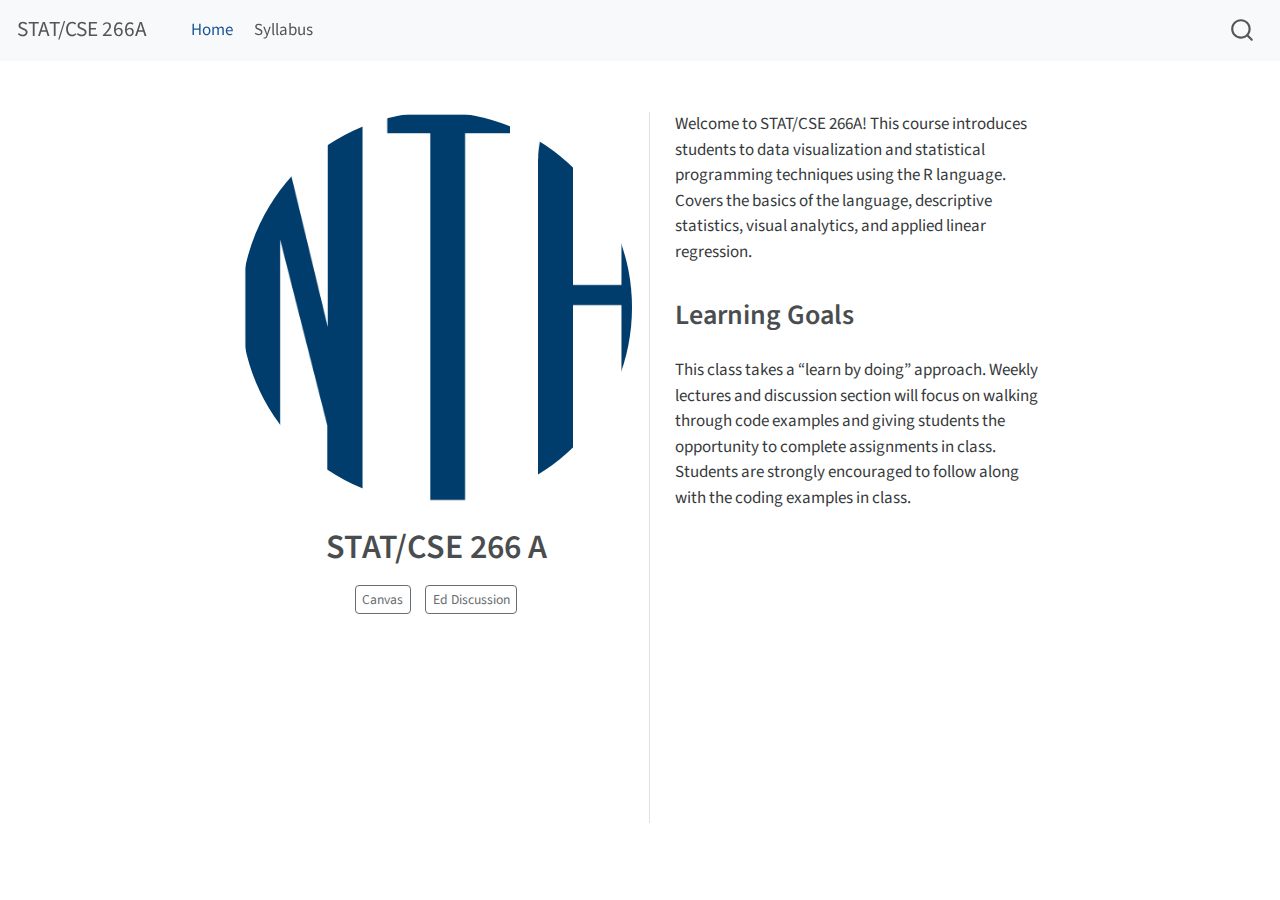
<file: docs/index.html>
<!DOCTYPE html>
<html xmlns="http://www.w3.org/1999/xhtml" lang="en" xml:lang="en"><head>

<meta charset="utf-8">
<meta name="generator" content="quarto-1.3.353">

<meta name="viewport" content="width=device-width, initial-scale=1.0, user-scalable=yes">


<title>STAT/CSE 266A - STAT/CSE 266 A</title>
<style>
code{white-space: pre-wrap;}
span.smallcaps{font-variant: small-caps;}
div.columns{display: flex; gap: min(4vw, 1.5em);}
div.column{flex: auto; overflow-x: auto;}
div.hanging-indent{margin-left: 1.5em; text-indent: -1.5em;}
ul.task-list{list-style: none;}
ul.task-list li input[type="checkbox"] {
  width: 0.8em;
  margin: 0 0.8em 0.2em -1em; /* quarto-specific, see https://github.com/quarto-dev/quarto-cli/issues/4556 */ 
  vertical-align: middle;
}
</style>


<script src="site_libs/quarto-nav/quarto-nav.js"></script>
<script src="site_libs/quarto-nav/headroom.min.js"></script>
<script src="site_libs/clipboard/clipboard.min.js"></script>
<script src="site_libs/quarto-search/autocomplete.umd.js"></script>
<script src="site_libs/quarto-search/fuse.min.js"></script>
<script src="site_libs/quarto-search/quarto-search.js"></script>
<meta name="quarto:offset" content="./">
<script src="site_libs/quarto-html/quarto.js"></script>
<script src="site_libs/quarto-html/popper.min.js"></script>
<script src="site_libs/quarto-html/tippy.umd.min.js"></script>
<link href="site_libs/quarto-html/tippy.css" rel="stylesheet">
<link href="site_libs/quarto-html/quarto-syntax-highlighting.css" rel="stylesheet" id="quarto-text-highlighting-styles">
<script src="site_libs/bootstrap/bootstrap.min.js"></script>
<link href="site_libs/bootstrap/bootstrap-icons.css" rel="stylesheet">
<link href="site_libs/bootstrap/bootstrap.min.css" rel="stylesheet" id="quarto-bootstrap" data-mode="light">
<script id="quarto-search-options" type="application/json">{
  "location": "navbar",
  "copy-button": false,
  "collapse-after": 3,
  "panel-placement": "end",
  "type": "overlay",
  "limit": 20,
  "language": {
    "search-no-results-text": "No results",
    "search-matching-documents-text": "matching documents",
    "search-copy-link-title": "Copy link to search",
    "search-hide-matches-text": "Hide additional matches",
    "search-more-match-text": "more match in this document",
    "search-more-matches-text": "more matches in this document",
    "search-clear-button-title": "Clear",
    "search-detached-cancel-button-title": "Cancel",
    "search-submit-button-title": "Submit"
  }
}</script>


<link rel="stylesheet" href="styles.css">
</head>

<body class="nav-fixed fullcontent">

<div id="quarto-search-results"></div>
  <header id="quarto-header" class="headroom fixed-top">
    <nav class="navbar navbar-expand-lg navbar-dark ">
      <div class="navbar-container container-fluid">
      <div class="navbar-brand-container">
    <a class="navbar-brand" href="./index.html">
    <span class="navbar-title">STAT/CSE 266A</span>
    </a>
  </div>
            <div id="quarto-search" class="" title="Search"></div>
          <button class="navbar-toggler" type="button" data-bs-toggle="collapse" data-bs-target="#navbarCollapse" aria-controls="navbarCollapse" aria-expanded="false" aria-label="Toggle navigation" onclick="if (window.quartoToggleHeadroom) { window.quartoToggleHeadroom(); }">
  <span class="navbar-toggler-icon"></span>
</button>
          <div class="collapse navbar-collapse" id="navbarCollapse">
            <ul class="navbar-nav navbar-nav-scroll me-auto">
  <li class="nav-item">
    <a class="nav-link active" href="./index.html" rel="" target="" aria-current="page">
 <span class="menu-text">Home</span></a>
  </li>  
  <li class="nav-item">
    <a class="nav-link" href="./about.html" rel="" target="">
 <span class="menu-text">Syllabus</span></a>
  </li>  
</ul>
            <div class="quarto-navbar-tools ms-auto">
</div>
          </div> <!-- /navcollapse -->
      </div> <!-- /container-fluid -->
    </nav>
</header>
<!-- content -->
<div id="quarto-content" class="quarto-container page-columns page-rows-contents page-layout-article page-navbar">
<!-- sidebar -->
<!-- margin-sidebar -->
    
<!-- main -->
<div class="quarto-about-trestles">
  <div class="about-entity">
    <img src="img/ucsc.png" class="about-image
  round " style="height: 23em; width: 23em;">
<header id="title-block-header" class="quarto-title-block default">
<div class="quarto-title">
<h1 class="title">STAT/CSE 266 A</h1>
</div>
<div class="quarto-title-meta">
  </div>
</header>
    <div class="about-links">
  <a href="https://canvas.ucsc.edu/courses/64785" class="about-link" rel="" target="">
     <span class="about-link-text">Canvas</span>
  </a>
  <a href="https://edstem.org/us/courses/42459" class="about-link" rel="" target="">
     <span class="about-link-text">Ed Discussion</span>
  </a>
</div>
  </div>
  <div class="about-contents"><main class="content" id="quarto-document-content">
<p>Welcome to STAT/CSE 266A! This course introduces students to data visualization and statistical programming techniques using the R language. Covers the basics of the language, descriptive statistics, visual analytics, and applied linear regression.</p>
<section id="learning-goals" class="level2">
<h2 data-anchor-id="learning-goals">Learning Goals</h2>
<p>This class takes a “learn by doing” approach. Weekly lectures and discussion section will focus on walking through code examples and giving students the opportunity to complete assignments in class. Students are strongly encouraged to follow along with the coding examples in class.</p>


</section>
</main></div>
</div>
 <!-- /main -->
<script id="quarto-html-after-body" type="application/javascript">
window.document.addEventListener("DOMContentLoaded", function (event) {
  const toggleBodyColorMode = (bsSheetEl) => {
    const mode = bsSheetEl.getAttribute("data-mode");
    const bodyEl = window.document.querySelector("body");
    if (mode === "dark") {
      bodyEl.classList.add("quarto-dark");
      bodyEl.classList.remove("quarto-light");
    } else {
      bodyEl.classList.add("quarto-light");
      bodyEl.classList.remove("quarto-dark");
    }
  }
  const toggleBodyColorPrimary = () => {
    const bsSheetEl = window.document.querySelector("link#quarto-bootstrap");
    if (bsSheetEl) {
      toggleBodyColorMode(bsSheetEl);
    }
  }
  toggleBodyColorPrimary();  
  const isCodeAnnotation = (el) => {
    for (const clz of el.classList) {
      if (clz.startsWith('code-annotation-')) {                     
        return true;
      }
    }
    return false;
  }
  const clipboard = new window.ClipboardJS('.code-copy-button', {
    text: function(trigger) {
      const codeEl = trigger.previousElementSibling.cloneNode(true);
      for (const childEl of codeEl.children) {
        if (isCodeAnnotation(childEl)) {
          childEl.remove();
        }
      }
      return codeEl.innerText;
    }
  });
  clipboard.on('success', function(e) {
    // button target
    const button = e.trigger;
    // don't keep focus
    button.blur();
    // flash "checked"
    button.classList.add('code-copy-button-checked');
    var currentTitle = button.getAttribute("title");
    button.setAttribute("title", "Copied!");
    let tooltip;
    if (window.bootstrap) {
      button.setAttribute("data-bs-toggle", "tooltip");
      button.setAttribute("data-bs-placement", "left");
      button.setAttribute("data-bs-title", "Copied!");
      tooltip = new bootstrap.Tooltip(button, 
        { trigger: "manual", 
          customClass: "code-copy-button-tooltip",
          offset: [0, -8]});
      tooltip.show();    
    }
    setTimeout(function() {
      if (tooltip) {
        tooltip.hide();
        button.removeAttribute("data-bs-title");
        button.removeAttribute("data-bs-toggle");
        button.removeAttribute("data-bs-placement");
      }
      button.setAttribute("title", currentTitle);
      button.classList.remove('code-copy-button-checked');
    }, 1000);
    // clear code selection
    e.clearSelection();
  });
  function tippyHover(el, contentFn) {
    const config = {
      allowHTML: true,
      content: contentFn,
      maxWidth: 500,
      delay: 100,
      arrow: false,
      appendTo: function(el) {
          return el.parentElement;
      },
      interactive: true,
      interactiveBorder: 10,
      theme: 'quarto',
      placement: 'bottom-start'
    };
    window.tippy(el, config); 
  }
  const noterefs = window.document.querySelectorAll('a[role="doc-noteref"]');
  for (var i=0; i<noterefs.length; i++) {
    const ref = noterefs[i];
    tippyHover(ref, function() {
      // use id or data attribute instead here
      let href = ref.getAttribute('data-footnote-href') || ref.getAttribute('href');
      try { href = new URL(href).hash; } catch {}
      const id = href.replace(/^#\/?/, "");
      const note = window.document.getElementById(id);
      return note.innerHTML;
    });
  }
      let selectedAnnoteEl;
      const selectorForAnnotation = ( cell, annotation) => {
        let cellAttr = 'data-code-cell="' + cell + '"';
        let lineAttr = 'data-code-annotation="' +  annotation + '"';
        const selector = 'span[' + cellAttr + '][' + lineAttr + ']';
        return selector;
      }
      const selectCodeLines = (annoteEl) => {
        const doc = window.document;
        const targetCell = annoteEl.getAttribute("data-target-cell");
        const targetAnnotation = annoteEl.getAttribute("data-target-annotation");
        const annoteSpan = window.document.querySelector(selectorForAnnotation(targetCell, targetAnnotation));
        const lines = annoteSpan.getAttribute("data-code-lines").split(",");
        const lineIds = lines.map((line) => {
          return targetCell + "-" + line;
        })
        let top = null;
        let height = null;
        let parent = null;
        if (lineIds.length > 0) {
            //compute the position of the single el (top and bottom and make a div)
            const el = window.document.getElementById(lineIds[0]);
            top = el.offsetTop;
            height = el.offsetHeight;
            parent = el.parentElement.parentElement;
          if (lineIds.length > 1) {
            const lastEl = window.document.getElementById(lineIds[lineIds.length - 1]);
            const bottom = lastEl.offsetTop + lastEl.offsetHeight;
            height = bottom - top;
          }
          if (top !== null && height !== null && parent !== null) {
            // cook up a div (if necessary) and position it 
            let div = window.document.getElementById("code-annotation-line-highlight");
            if (div === null) {
              div = window.document.createElement("div");
              div.setAttribute("id", "code-annotation-line-highlight");
              div.style.position = 'absolute';
              parent.appendChild(div);
            }
            div.style.top = top - 2 + "px";
            div.style.height = height + 4 + "px";
            let gutterDiv = window.document.getElementById("code-annotation-line-highlight-gutter");
            if (gutterDiv === null) {
              gutterDiv = window.document.createElement("div");
              gutterDiv.setAttribute("id", "code-annotation-line-highlight-gutter");
              gutterDiv.style.position = 'absolute';
              const codeCell = window.document.getElementById(targetCell);
              const gutter = codeCell.querySelector('.code-annotation-gutter');
              gutter.appendChild(gutterDiv);
            }
            gutterDiv.style.top = top - 2 + "px";
            gutterDiv.style.height = height + 4 + "px";
          }
          selectedAnnoteEl = annoteEl;
        }
      };
      const unselectCodeLines = () => {
        const elementsIds = ["code-annotation-line-highlight", "code-annotation-line-highlight-gutter"];
        elementsIds.forEach((elId) => {
          const div = window.document.getElementById(elId);
          if (div) {
            div.remove();
          }
        });
        selectedAnnoteEl = undefined;
      };
      // Attach click handler to the DT
      const annoteDls = window.document.querySelectorAll('dt[data-target-cell]');
      for (const annoteDlNode of annoteDls) {
        annoteDlNode.addEventListener('click', (event) => {
          const clickedEl = event.target;
          if (clickedEl !== selectedAnnoteEl) {
            unselectCodeLines();
            const activeEl = window.document.querySelector('dt[data-target-cell].code-annotation-active');
            if (activeEl) {
              activeEl.classList.remove('code-annotation-active');
            }
            selectCodeLines(clickedEl);
            clickedEl.classList.add('code-annotation-active');
          } else {
            // Unselect the line
            unselectCodeLines();
            clickedEl.classList.remove('code-annotation-active');
          }
        });
      }
  const findCites = (el) => {
    const parentEl = el.parentElement;
    if (parentEl) {
      const cites = parentEl.dataset.cites;
      if (cites) {
        return {
          el,
          cites: cites.split(' ')
        };
      } else {
        return findCites(el.parentElement)
      }
    } else {
      return undefined;
    }
  };
  var bibliorefs = window.document.querySelectorAll('a[role="doc-biblioref"]');
  for (var i=0; i<bibliorefs.length; i++) {
    const ref = bibliorefs[i];
    const citeInfo = findCites(ref);
    if (citeInfo) {
      tippyHover(citeInfo.el, function() {
        var popup = window.document.createElement('div');
        citeInfo.cites.forEach(function(cite) {
          var citeDiv = window.document.createElement('div');
          citeDiv.classList.add('hanging-indent');
          citeDiv.classList.add('csl-entry');
          var biblioDiv = window.document.getElementById('ref-' + cite);
          if (biblioDiv) {
            citeDiv.innerHTML = biblioDiv.innerHTML;
          }
          popup.appendChild(citeDiv);
        });
        return popup.innerHTML;
      });
    }
  }
});
</script>
</div> <!-- /content -->



</body></html>
</file>
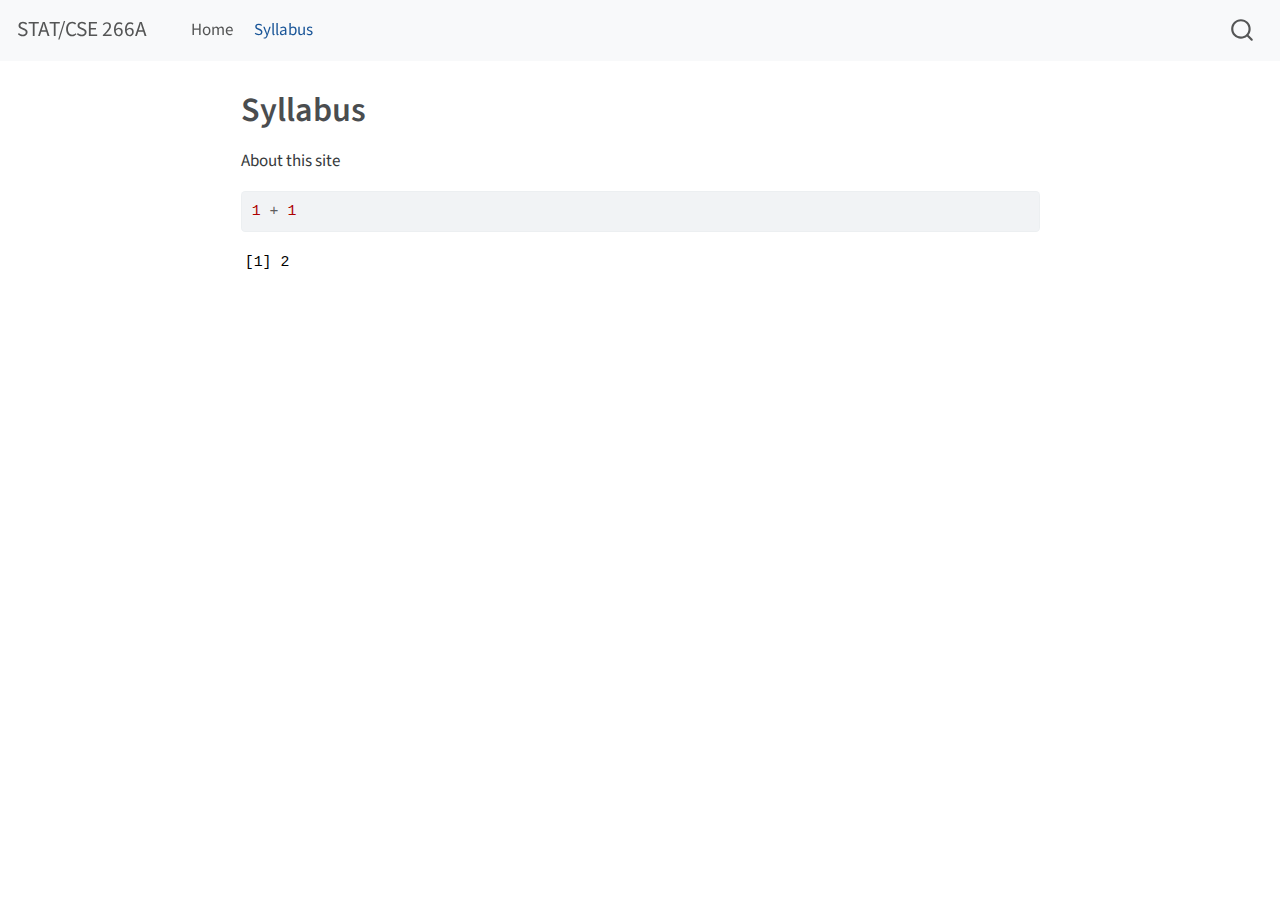
<file: docs/about.html>
<!DOCTYPE html>
<html xmlns="http://www.w3.org/1999/xhtml" lang="en" xml:lang="en"><head>

<meta charset="utf-8">
<meta name="generator" content="quarto-1.3.353">

<meta name="viewport" content="width=device-width, initial-scale=1.0, user-scalable=yes">


<title>STAT/CSE 266A - Syllabus</title>
<style>
code{white-space: pre-wrap;}
span.smallcaps{font-variant: small-caps;}
div.columns{display: flex; gap: min(4vw, 1.5em);}
div.column{flex: auto; overflow-x: auto;}
div.hanging-indent{margin-left: 1.5em; text-indent: -1.5em;}
ul.task-list{list-style: none;}
ul.task-list li input[type="checkbox"] {
  width: 0.8em;
  margin: 0 0.8em 0.2em -1em; /* quarto-specific, see https://github.com/quarto-dev/quarto-cli/issues/4556 */ 
  vertical-align: middle;
}
/* CSS for syntax highlighting */
pre > code.sourceCode { white-space: pre; position: relative; }
pre > code.sourceCode > span { display: inline-block; line-height: 1.25; }
pre > code.sourceCode > span:empty { height: 1.2em; }
.sourceCode { overflow: visible; }
code.sourceCode > span { color: inherit; text-decoration: inherit; }
div.sourceCode { margin: 1em 0; }
pre.sourceCode { margin: 0; }
@media screen {
div.sourceCode { overflow: auto; }
}
@media print {
pre > code.sourceCode { white-space: pre-wrap; }
pre > code.sourceCode > span { text-indent: -5em; padding-left: 5em; }
}
pre.numberSource code
  { counter-reset: source-line 0; }
pre.numberSource code > span
  { position: relative; left: -4em; counter-increment: source-line; }
pre.numberSource code > span > a:first-child::before
  { content: counter(source-line);
    position: relative; left: -1em; text-align: right; vertical-align: baseline;
    border: none; display: inline-block;
    -webkit-touch-callout: none; -webkit-user-select: none;
    -khtml-user-select: none; -moz-user-select: none;
    -ms-user-select: none; user-select: none;
    padding: 0 4px; width: 4em;
  }
pre.numberSource { margin-left: 3em;  padding-left: 4px; }
div.sourceCode
  {   }
@media screen {
pre > code.sourceCode > span > a:first-child::before { text-decoration: underline; }
}
</style>


<script src="site_libs/quarto-nav/quarto-nav.js"></script>
<script src="site_libs/quarto-nav/headroom.min.js"></script>
<script src="site_libs/clipboard/clipboard.min.js"></script>
<script src="site_libs/quarto-search/autocomplete.umd.js"></script>
<script src="site_libs/quarto-search/fuse.min.js"></script>
<script src="site_libs/quarto-search/quarto-search.js"></script>
<meta name="quarto:offset" content="./">
<script src="site_libs/quarto-html/quarto.js"></script>
<script src="site_libs/quarto-html/popper.min.js"></script>
<script src="site_libs/quarto-html/tippy.umd.min.js"></script>
<script src="site_libs/quarto-html/anchor.min.js"></script>
<link href="site_libs/quarto-html/tippy.css" rel="stylesheet">
<link href="site_libs/quarto-html/quarto-syntax-highlighting.css" rel="stylesheet" id="quarto-text-highlighting-styles">
<script src="site_libs/bootstrap/bootstrap.min.js"></script>
<link href="site_libs/bootstrap/bootstrap-icons.css" rel="stylesheet">
<link href="site_libs/bootstrap/bootstrap.min.css" rel="stylesheet" id="quarto-bootstrap" data-mode="light">
<script id="quarto-search-options" type="application/json">{
  "location": "navbar",
  "copy-button": false,
  "collapse-after": 3,
  "panel-placement": "end",
  "type": "overlay",
  "limit": 20,
  "language": {
    "search-no-results-text": "No results",
    "search-matching-documents-text": "matching documents",
    "search-copy-link-title": "Copy link to search",
    "search-hide-matches-text": "Hide additional matches",
    "search-more-match-text": "more match in this document",
    "search-more-matches-text": "more matches in this document",
    "search-clear-button-title": "Clear",
    "search-detached-cancel-button-title": "Cancel",
    "search-submit-button-title": "Submit"
  }
}</script>


<link rel="stylesheet" href="styles.css">
</head>

<body class="nav-fixed fullcontent">

<div id="quarto-search-results"></div>
  <header id="quarto-header" class="headroom fixed-top">
    <nav class="navbar navbar-expand-lg navbar-dark ">
      <div class="navbar-container container-fluid">
      <div class="navbar-brand-container">
    <a class="navbar-brand" href="./index.html">
    <span class="navbar-title">STAT/CSE 266A</span>
    </a>
  </div>
            <div id="quarto-search" class="" title="Search"></div>
          <button class="navbar-toggler" type="button" data-bs-toggle="collapse" data-bs-target="#navbarCollapse" aria-controls="navbarCollapse" aria-expanded="false" aria-label="Toggle navigation" onclick="if (window.quartoToggleHeadroom) { window.quartoToggleHeadroom(); }">
  <span class="navbar-toggler-icon"></span>
</button>
          <div class="collapse navbar-collapse" id="navbarCollapse">
            <ul class="navbar-nav navbar-nav-scroll me-auto">
  <li class="nav-item">
    <a class="nav-link" href="./index.html" rel="" target="">
 <span class="menu-text">Home</span></a>
  </li>  
  <li class="nav-item">
    <a class="nav-link active" href="./about.html" rel="" target="" aria-current="page">
 <span class="menu-text">Syllabus</span></a>
  </li>  
</ul>
            <div class="quarto-navbar-tools ms-auto">
</div>
          </div> <!-- /navcollapse -->
      </div> <!-- /container-fluid -->
    </nav>
</header>
<!-- content -->
<div id="quarto-content" class="quarto-container page-columns page-rows-contents page-layout-article page-navbar">
<!-- sidebar -->
<!-- margin-sidebar -->
    
<!-- main -->
<main class="content" id="quarto-document-content">

<header id="title-block-header" class="quarto-title-block default">
<div class="quarto-title">
<h1 class="title">Syllabus</h1>
</div>



<div class="quarto-title-meta">

    
  
    
  </div>
  

</header>

<p>About this site</p>
<div class="cell">
<div class="sourceCode cell-code" id="cb1"><pre class="sourceCode r code-with-copy"><code class="sourceCode r"><span id="cb1-1"><a href="#cb1-1" aria-hidden="true" tabindex="-1"></a><span class="dv">1</span> <span class="sc">+</span> <span class="dv">1</span></span></code><button title="Copy to Clipboard" class="code-copy-button"><i class="bi"></i></button></pre></div>
<div class="cell-output cell-output-stdout">
<pre><code>[1] 2</code></pre>
</div>
</div>



</main> <!-- /main -->
<script id="quarto-html-after-body" type="application/javascript">
window.document.addEventListener("DOMContentLoaded", function (event) {
  const toggleBodyColorMode = (bsSheetEl) => {
    const mode = bsSheetEl.getAttribute("data-mode");
    const bodyEl = window.document.querySelector("body");
    if (mode === "dark") {
      bodyEl.classList.add("quarto-dark");
      bodyEl.classList.remove("quarto-light");
    } else {
      bodyEl.classList.add("quarto-light");
      bodyEl.classList.remove("quarto-dark");
    }
  }
  const toggleBodyColorPrimary = () => {
    const bsSheetEl = window.document.querySelector("link#quarto-bootstrap");
    if (bsSheetEl) {
      toggleBodyColorMode(bsSheetEl);
    }
  }
  toggleBodyColorPrimary();  
  const icon = "";
  const anchorJS = new window.AnchorJS();
  anchorJS.options = {
    placement: 'right',
    icon: icon
  };
  anchorJS.add('.anchored');
  const isCodeAnnotation = (el) => {
    for (const clz of el.classList) {
      if (clz.startsWith('code-annotation-')) {                     
        return true;
      }
    }
    return false;
  }
  const clipboard = new window.ClipboardJS('.code-copy-button', {
    text: function(trigger) {
      const codeEl = trigger.previousElementSibling.cloneNode(true);
      for (const childEl of codeEl.children) {
        if (isCodeAnnotation(childEl)) {
          childEl.remove();
        }
      }
      return codeEl.innerText;
    }
  });
  clipboard.on('success', function(e) {
    // button target
    const button = e.trigger;
    // don't keep focus
    button.blur();
    // flash "checked"
    button.classList.add('code-copy-button-checked');
    var currentTitle = button.getAttribute("title");
    button.setAttribute("title", "Copied!");
    let tooltip;
    if (window.bootstrap) {
      button.setAttribute("data-bs-toggle", "tooltip");
      button.setAttribute("data-bs-placement", "left");
      button.setAttribute("data-bs-title", "Copied!");
      tooltip = new bootstrap.Tooltip(button, 
        { trigger: "manual", 
          customClass: "code-copy-button-tooltip",
          offset: [0, -8]});
      tooltip.show();    
    }
    setTimeout(function() {
      if (tooltip) {
        tooltip.hide();
        button.removeAttribute("data-bs-title");
        button.removeAttribute("data-bs-toggle");
        button.removeAttribute("data-bs-placement");
      }
      button.setAttribute("title", currentTitle);
      button.classList.remove('code-copy-button-checked');
    }, 1000);
    // clear code selection
    e.clearSelection();
  });
  function tippyHover(el, contentFn) {
    const config = {
      allowHTML: true,
      content: contentFn,
      maxWidth: 500,
      delay: 100,
      arrow: false,
      appendTo: function(el) {
          return el.parentElement;
      },
      interactive: true,
      interactiveBorder: 10,
      theme: 'quarto',
      placement: 'bottom-start'
    };
    window.tippy(el, config); 
  }
  const noterefs = window.document.querySelectorAll('a[role="doc-noteref"]');
  for (var i=0; i<noterefs.length; i++) {
    const ref = noterefs[i];
    tippyHover(ref, function() {
      // use id or data attribute instead here
      let href = ref.getAttribute('data-footnote-href') || ref.getAttribute('href');
      try { href = new URL(href).hash; } catch {}
      const id = href.replace(/^#\/?/, "");
      const note = window.document.getElementById(id);
      return note.innerHTML;
    });
  }
      let selectedAnnoteEl;
      const selectorForAnnotation = ( cell, annotation) => {
        let cellAttr = 'data-code-cell="' + cell + '"';
        let lineAttr = 'data-code-annotation="' +  annotation + '"';
        const selector = 'span[' + cellAttr + '][' + lineAttr + ']';
        return selector;
      }
      const selectCodeLines = (annoteEl) => {
        const doc = window.document;
        const targetCell = annoteEl.getAttribute("data-target-cell");
        const targetAnnotation = annoteEl.getAttribute("data-target-annotation");
        const annoteSpan = window.document.querySelector(selectorForAnnotation(targetCell, targetAnnotation));
        const lines = annoteSpan.getAttribute("data-code-lines").split(",");
        const lineIds = lines.map((line) => {
          return targetCell + "-" + line;
        })
        let top = null;
        let height = null;
        let parent = null;
        if (lineIds.length > 0) {
            //compute the position of the single el (top and bottom and make a div)
            const el = window.document.getElementById(lineIds[0]);
            top = el.offsetTop;
            height = el.offsetHeight;
            parent = el.parentElement.parentElement;
          if (lineIds.length > 1) {
            const lastEl = window.document.getElementById(lineIds[lineIds.length - 1]);
            const bottom = lastEl.offsetTop + lastEl.offsetHeight;
            height = bottom - top;
          }
          if (top !== null && height !== null && parent !== null) {
            // cook up a div (if necessary) and position it 
            let div = window.document.getElementById("code-annotation-line-highlight");
            if (div === null) {
              div = window.document.createElement("div");
              div.setAttribute("id", "code-annotation-line-highlight");
              div.style.position = 'absolute';
              parent.appendChild(div);
            }
            div.style.top = top - 2 + "px";
            div.style.height = height + 4 + "px";
            let gutterDiv = window.document.getElementById("code-annotation-line-highlight-gutter");
            if (gutterDiv === null) {
              gutterDiv = window.document.createElement("div");
              gutterDiv.setAttribute("id", "code-annotation-line-highlight-gutter");
              gutterDiv.style.position = 'absolute';
              const codeCell = window.document.getElementById(targetCell);
              const gutter = codeCell.querySelector('.code-annotation-gutter');
              gutter.appendChild(gutterDiv);
            }
            gutterDiv.style.top = top - 2 + "px";
            gutterDiv.style.height = height + 4 + "px";
          }
          selectedAnnoteEl = annoteEl;
        }
      };
      const unselectCodeLines = () => {
        const elementsIds = ["code-annotation-line-highlight", "code-annotation-line-highlight-gutter"];
        elementsIds.forEach((elId) => {
          const div = window.document.getElementById(elId);
          if (div) {
            div.remove();
          }
        });
        selectedAnnoteEl = undefined;
      };
      // Attach click handler to the DT
      const annoteDls = window.document.querySelectorAll('dt[data-target-cell]');
      for (const annoteDlNode of annoteDls) {
        annoteDlNode.addEventListener('click', (event) => {
          const clickedEl = event.target;
          if (clickedEl !== selectedAnnoteEl) {
            unselectCodeLines();
            const activeEl = window.document.querySelector('dt[data-target-cell].code-annotation-active');
            if (activeEl) {
              activeEl.classList.remove('code-annotation-active');
            }
            selectCodeLines(clickedEl);
            clickedEl.classList.add('code-annotation-active');
          } else {
            // Unselect the line
            unselectCodeLines();
            clickedEl.classList.remove('code-annotation-active');
          }
        });
      }
  const findCites = (el) => {
    const parentEl = el.parentElement;
    if (parentEl) {
      const cites = parentEl.dataset.cites;
      if (cites) {
        return {
          el,
          cites: cites.split(' ')
        };
      } else {
        return findCites(el.parentElement)
      }
    } else {
      return undefined;
    }
  };
  var bibliorefs = window.document.querySelectorAll('a[role="doc-biblioref"]');
  for (var i=0; i<bibliorefs.length; i++) {
    const ref = bibliorefs[i];
    const citeInfo = findCites(ref);
    if (citeInfo) {
      tippyHover(citeInfo.el, function() {
        var popup = window.document.createElement('div');
        citeInfo.cites.forEach(function(cite) {
          var citeDiv = window.document.createElement('div');
          citeDiv.classList.add('hanging-indent');
          citeDiv.classList.add('csl-entry');
          var biblioDiv = window.document.getElementById('ref-' + cite);
          if (biblioDiv) {
            citeDiv.innerHTML = biblioDiv.innerHTML;
          }
          popup.appendChild(citeDiv);
        });
        return popup.innerHTML;
      });
    }
  }
});
</script>
</div> <!-- /content -->



</body></html>
</file>
<file: docs/site_libs/quarto-html/tippy.css>
.tippy-box[data-animation=fade][data-state=hidden]{opacity:0}[data-tippy-root]{max-width:calc(100vw - 10px)}.tippy-box{position:relative;background-color:#333;color:#fff;border-radius:4px;font-size:14px;line-height:1.4;white-space:normal;outline:0;transition-property:transform,visibility,opacity}.tippy-box[data-placement^=top]>.tippy-arrow{bottom:0}.tippy-box[data-placement^=top]>.tippy-arrow:before{bottom:-7px;left:0;border-width:8px 8px 0;border-top-color:initial;transform-origin:center top}.tippy-box[data-placement^=bottom]>.tippy-arrow{top:0}.tippy-box[data-placement^=bottom]>.tippy-arrow:before{top:-7px;left:0;border-width:0 8px 8px;border-bottom-color:initial;transform-origin:center bottom}.tippy-box[data-placement^=left]>.tippy-arrow{right:0}.tippy-box[data-placement^=left]>.tippy-arrow:before{border-width:8px 0 8px 8px;border-left-color:initial;right:-7px;transform-origin:center left}.tippy-box[data-placement^=right]>.tippy-arrow{left:0}.tippy-box[data-placement^=right]>.tippy-arrow:before{left:-7px;border-width:8px 8px 8px 0;border-right-color:initial;transform-origin:center right}.tippy-box[data-inertia][data-state=visible]{transition-timing-function:cubic-bezier(.54,1.5,.38,1.11)}.tippy-arrow{width:16px;height:16px;color:#333}.tippy-arrow:before{content:"";position:absolute;border-color:transparent;border-style:solid}.tippy-content{position:relative;padding:5px 9px;z-index:1}
</file>
<file: docs/site_libs/quarto-html/quarto-syntax-highlighting.css>
/* quarto syntax highlight colors */
:root {
  --quarto-hl-ot-color: #003B4F;
  --quarto-hl-at-color: #657422;
  --quarto-hl-ss-color: #20794D;
  --quarto-hl-an-color: #5E5E5E;
  --quarto-hl-fu-color: #4758AB;
  --quarto-hl-st-color: #20794D;
  --quarto-hl-cf-color: #003B4F;
  --quarto-hl-op-color: #5E5E5E;
  --quarto-hl-er-color: #AD0000;
  --quarto-hl-bn-color: #AD0000;
  --quarto-hl-al-color: #AD0000;
  --quarto-hl-va-color: #111111;
  --quarto-hl-bu-color: inherit;
  --quarto-hl-ex-color: inherit;
  --quarto-hl-pp-color: #AD0000;
  --quarto-hl-in-color: #5E5E5E;
  --quarto-hl-vs-color: #20794D;
  --quarto-hl-wa-color: #5E5E5E;
  --quarto-hl-do-color: #5E5E5E;
  --quarto-hl-im-color: #00769E;
  --quarto-hl-ch-color: #20794D;
  --quarto-hl-dt-color: #AD0000;
  --quarto-hl-fl-color: #AD0000;
  --quarto-hl-co-color: #5E5E5E;
  --quarto-hl-cv-color: #5E5E5E;
  --quarto-hl-cn-color: #8f5902;
  --quarto-hl-sc-color: #5E5E5E;
  --quarto-hl-dv-color: #AD0000;
  --quarto-hl-kw-color: #003B4F;
}

/* other quarto variables */
:root {
  --quarto-font-monospace: SFMono-Regular, Menlo, Monaco, Consolas, "Liberation Mono", "Courier New", monospace;
}

pre > code.sourceCode > span {
  color: #003B4F;
}

code span {
  color: #003B4F;
}

code.sourceCode > span {
  color: #003B4F;
}

div.sourceCode,
div.sourceCode pre.sourceCode {
  color: #003B4F;
}

code span.ot {
  color: #003B4F;
  font-style: inherit;
}

code span.at {
  color: #657422;
  font-style: inherit;
}

code span.ss {
  color: #20794D;
  font-style: inherit;
}

code span.an {
  color: #5E5E5E;
  font-style: inherit;
}

code span.fu {
  color: #4758AB;
  font-style: inherit;
}

code span.st {
  color: #20794D;
  font-style: inherit;
}

code span.cf {
  color: #003B4F;
  font-style: inherit;
}

code span.op {
  color: #5E5E5E;
  font-style: inherit;
}

code span.er {
  color: #AD0000;
  font-style: inherit;
}

code span.bn {
  color: #AD0000;
  font-style: inherit;
}

code span.al {
  color: #AD0000;
  font-style: inherit;
}

code span.va {
  color: #111111;
  font-style: inherit;
}

code span.bu {
  font-style: inherit;
}

code span.ex {
  font-style: inherit;
}

code span.pp {
  color: #AD0000;
  font-style: inherit;
}

code span.in {
  color: #5E5E5E;
  font-style: inherit;
}

code span.vs {
  color: #20794D;
  font-style: inherit;
}

code span.wa {
  color: #5E5E5E;
  font-style: italic;
}

code span.do {
  color: #5E5E5E;
  font-style: italic;
}

code span.im {
  color: #00769E;
  font-style: inherit;
}

code span.ch {
  color: #20794D;
  font-style: inherit;
}

code span.dt {
  color: #AD0000;
  font-style: inherit;
}

code span.fl {
  color: #AD0000;
  font-style: inherit;
}

code span.co {
  color: #5E5E5E;
  font-style: inherit;
}

code span.cv {
  color: #5E5E5E;
  font-style: italic;
}

code span.cn {
  color: #8f5902;
  font-style: inherit;
}

code span.sc {
  color: #5E5E5E;
  font-style: inherit;
}

code span.dv {
  color: #AD0000;
  font-style: inherit;
}

code span.kw {
  color: #003B4F;
  font-style: inherit;
}

.prevent-inlining {
  content: "</";
}

/*# sourceMappingURL=debc5d5d77c3f9108843748ff7464032.css.map */
</file>
<file: docs/styles.css>
/* css styles */
</file>
